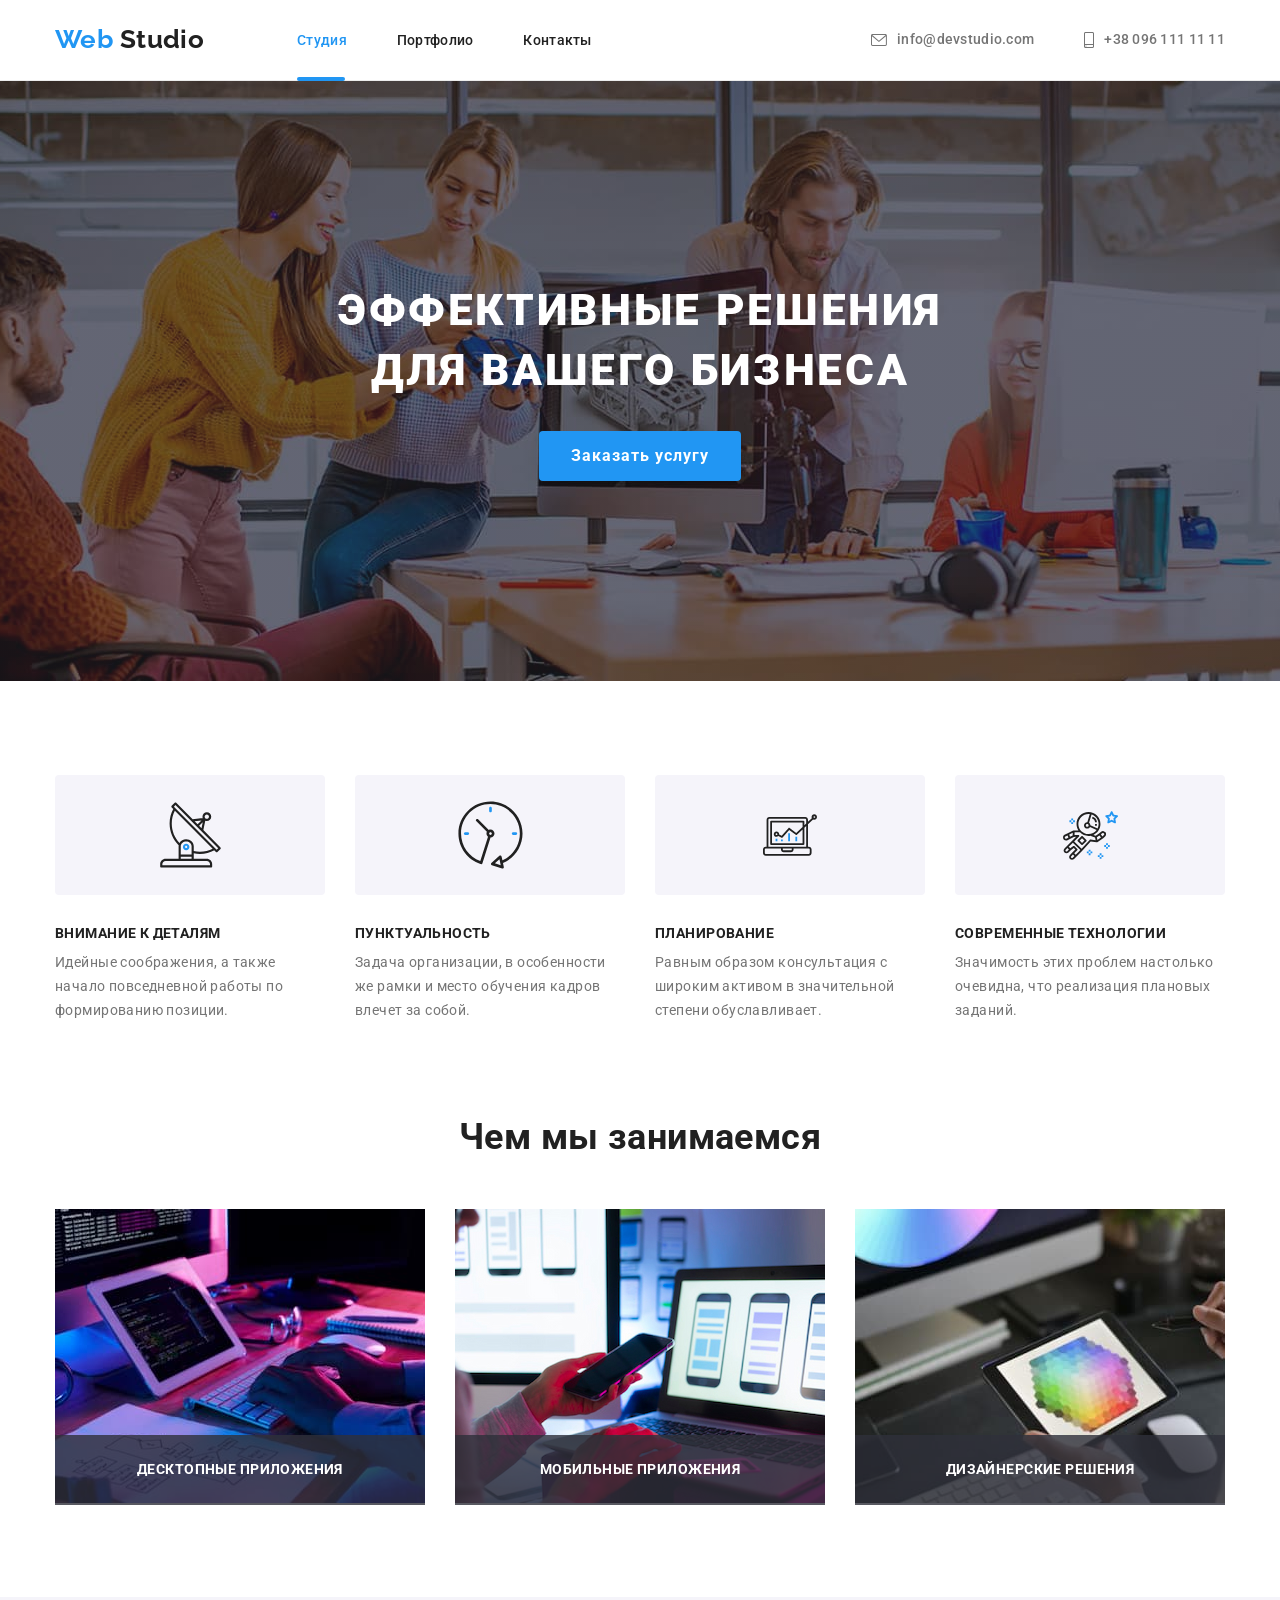
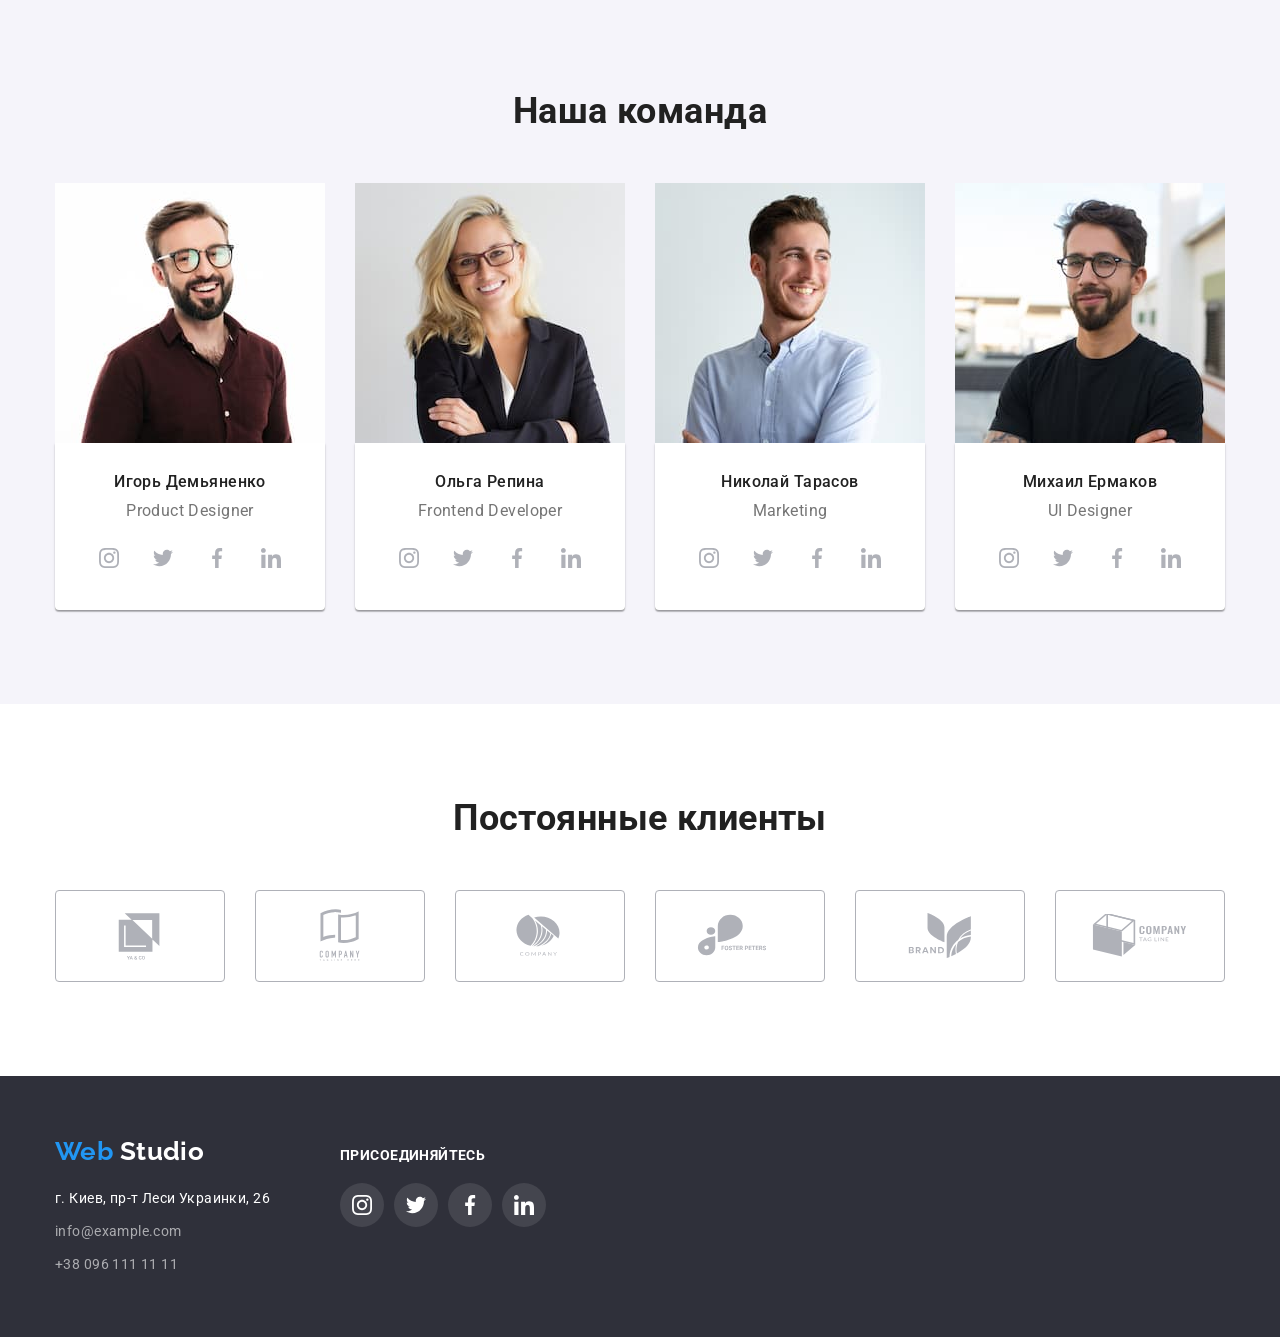
<file: index.html>
<!DOCTYPE html>
<html lang="ru">
  <head>
    <meta charset="UTF-8" />
    <meta name="viewport" content="width=device-width, initial-scale=1.0" />
    <title>Homework 1 Web Studio</title>
    <link
      rel="stylesheet"
      href="https://cdnjs.cloudflare.com/ajax/libs/modern-normalize/1.1.0/modern-normalize.css"
      integrity="sha512-Y0MM+V6ymRKN2zStTqzQ227DWhhp4Mzdo6gnlRnuaNCbc+YN/ZH0sBCLTM4M0oSy9c9VKiCvd4Jk44aCLrNS5Q=="
      crossorigin="anonymous"
      referrerpolicy="no-referrer"
    />
    <link rel="preconnect" href="https://fonts.googleapis.com" />
    <link rel="preconnect" href="https://fonts.googleapis.com" />
    <link rel="preconnect" href="https://fonts.gstatic.com" crossorigin />
    <link
      href="https://fonts.googleapis.com/css2?family=Raleway:wght@700&family=Roboto:wght@400;500;700&display=swap"
      rel="stylesheet"
    />
    <link rel="stylesheet" type="text/css" href="./css/style.css" />
  </head>
  <body>
    <!--Header container-->

    <header>
      <div class="container header-container">
        <nav class="main-nav">
          <a class="logo" href="./index.html" target="_blank" rel="noopener noreferrer">
            Web <span class="logo-studio-second">Studio</span>
          </a>
          <ul class="site-nav">
            <li><a class="in-nav-list current studio" href="2.html">Студия</a></li>
            <li><a class="in-nav-list" href="portfolio.html">Портфолио</a></li>
            <li><a class="in-nav-list" href="4.html">Контакты</a></li>
          </ul>
        </nav>
        <ul class="contacts">
          <li>
            <a class="out-nav-list mail" href="mailto">
              <svg class="out-nav-icon" width="16" height="12">
                <use href="./images/icons.svg#icon-envelope"></use>
              </svg>
              info@devstudio.com
            </a>
          </li>
          <li>
            <a class="out-nav-list" href="tel">
              <svg class="out-nav-icon" width="10" height="16">
                <use href="./images/icons.svg#icon-smartphone"></use>
              </svg>
              +38 096 111 11 11
            </a>
          </li>
        </ul>
      </div>
    </header>

    <!--main conteiner-->
    <main>
      <section class="hero-title-button">
        <div class="container title-container">
          <h1 class="hero-title">Эффективные решения для вашего бизнеса</h1>
          <button class="button-hero" type="button" data-modal-open>Заказать услугу</button>
        </div>
      </section>

      <!--about product section-->
      <section class="section">
        <div class="container">
          <h2 class="hidden-title">Наши приоритеты</h2>
          <ul class="product-list">
            <li>
              <div class="square-product-icon">
                <svg class="product-icon" width="65" height="70">
                  <use href="./images/icons.svg#icon-antenna"></use>
                </svg>
              </div>
              <h3 class="third-title text-title">Внимание к деталям</h3>
              <p class="about-product-p">
                Идейные соображения, а также начало повседневной работы по формированию позиции.
              </p>
            </li>

            <li>
              <div class="square-product-icon">
                <svg class="product-icon" width="67" height="70">
                  <use href="./images/icons.svg#icon-clock"></use>
                </svg>
              </div>
              <h3 class="third-title text-title">Пунктуальность</h3>
              <p class="about-product-p">
                Задача организации, в особенности же рамки и место обучения кадров влечет за собой.
              </p>
            </li>

            <li>
              <div class="square-product-icon">
                <svg class="product-icon" width="70" height="54">
                  <use href="./images/icons.svg#icon-diagram"></use>
                </svg>
              </div>
              <h3 class="third-title text-title">Планирование</h3>
              <p class="about-product-p">
                Равным образом консультация с широким активом в значительной степени обуславливает.
              </p>
            </li>

            <li>
              <div class="square-product-icon">
                <svg class="product-icon" width="55" height="61">
                  <use href="./images/icons.svg#icon-astronaut"></use>
                </svg>
              </div>
              <h3 class="third-title text-title">Современные технологии</h3>
              <p class="about-product-p">
                Значимость этих проблем настолько очевидна, что реализация плановых заданий.
              </p>
            </li>
          </ul>
        </div>
      </section>

      <!--What we do conteiner-->
      <section class="project-section section">
        <div class="container">
          <h2 class="second-title project-title">Чем мы занимаемся</h2>
          <ul class="project-list">
            <li>
              <img src="./images/FB1(1).jpg" alt="development" width="370" />
              <div class="label">
                <p class="project-text">Десктопные приложения</p>
              </div>
            </li>

            <li>
              <img src="./images/FB1(2).jpg" alt="markup" width="370" />
              <div class="label"><p class="project-text">Мобильные приложения</p>
              </div>
            </li>

            <li>
              <img src="./images/FB1(3).jpg" alt="graphics" width="370" />
              <div class="label"><p class="project-text">Дизайнерские решения</p>
              </div>
            </li>
          </ul>
        </div>
      </section>

      <!--Team conteiner-->
      <section class="team-section section">
        <div class="container">
          <h2 class="second-title team-title">Наша команда</h2>
          <ul class="team-list">
            <li class="members">
              <img
                width="270"
                height="260"
                src="./images/FB2(1).jpg"
                alt="product designer of our team"
              />
              <div class="member-card">
                <h3 class="member-title">Игорь Демьяненко</h3>
                <p class="our-team-p">Product Designer</p>
                <ul class="social-network-list">
                  <li class="social-network-link">
                    <a class="social-network" href="">
                      <svg class="icon-social" width="20" height="20">
                        <use href="./images/icons.svg#icon-instagram"></use>
                      </svg>
                    </a>
                  </li>
                  <li class="social-network-link">
                    <a class="social-network" href="">
                      <svg class="icon-social" width="20" height="20">
                        <use href="./images/icons.svg#icon-twitter"></use>
                      </svg>
                    </a>
                  </li>
                  <li class="social-network-link">
                    <a class="social-network" href="">
                      <svg class="icon-social" width="20" height="20">
                        <use href="./images/icons.svg#icon-facebook"></use>
                      </svg>
                    </a>
                  </li>
                  <li class="social-network-link">
                    <a class="social-network" href="">
                      <svg class="icon-social" width="20" height="20">
                        <use href="./images/icons.svg#icon-linkedin"></use>
                      </svg>
                    </a>
                  </li>
                </ul>
              </div>
            </li>
            <li class="members">
              <img
                width="270"
                height="260"
                src="./images/FB2(2).jpg"
                alt="frontend developer of our team"
              />
              <div class="member-card">
                <h3 class="member-title">Ольга Репина</h3>
                <p class="our-team-p">Frontend Developer</p>
                <ul class="social-network-list">
                  <li class="social-network-link">
                    <a class="social-network" href="">
                      <svg class="icon-social" width="20" height="20">
                        <use href="./images/icons.svg#icon-instagram"></use>
                      </svg>
                    </a>
                  </li>
                  <li class="social-network-link">
                    <a class="social-network" href="">
                      <svg class="icon-social" width="20" height="20">
                        <use href="./images/icons.svg#icon-twitter"></use>
                      </svg>
                    </a>
                  </li>
                  <li class="social-network-link">
                    <a class="social-network" href="">
                      <svg class="icon-social" width="20" height="20">
                        <use href="./images/icons.svg#icon-facebook"></use>
                      </svg>
                    </a>
                  </li>
                  <li class="social-network-link">
                    <a class="social-network" href="">
                      <svg class="icon-social" width="20" height="20">
                        <use href="./images/icons.svg#icon-linkedin"></use>
                      </svg>
                    </a>
                  </li>
                </ul>
              </div>
            </li>
            <li class="members">
              <img width="270" height="260" src="./images/FB2(3).jpg" alt="marketing of our team" />
              <div class="member-card">
                <h3 class="member-title">Николай Тарасов</h3>
                <p class="our-team-p">Marketing</p>
                <ul class="social-network-list">
                  <li class="social-network-link">
                    <a class="social-network" href="">
                      <svg class="icon-social" width="20" height="20">
                        <use href="./images/icons.svg#icon-instagram"></use>
                      </svg>
                    </a>
                  </li>
                  <li class="social-network-link">
                    <a class="social-network" href="">
                      <svg class="icon-social" width="20" height="20">
                        <use href="./images/icons.svg#icon-twitter"></use>
                      </svg>
                    </a>
                  </li>
                  <li class="social-network-link">
                    <a class="social-network" href="">
                      <svg class="icon-social" width="20" height="20">
                        <use href="./images/icons.svg#icon-facebook"></use>
                      </svg>
                    </a>
                  </li>
                  <li class="social-network-link">
                    <a class="social-network" href="">
                      <svg class="icon-social" width="20" height="20">
                        <use href="./images/icons.svg#icon-linkedin"></use>
                      </svg>
                    </a>
                  </li>
                </ul>
              </div>
            </li>
            <li class="members">
              <img
                width="270"
                height="260"
                src="./images/FB2(4).jpg"
                alt="UI designer of our team"
              />
              <div class="member-card">
                <h3 class="member-title">Михаил Ермаков</h3>
                <p class="our-team-p">UI Designer</p>
                <ul class="social-network-list">
                  <li class="social-network-link">
                    <a class="social-network" href="">
                      <svg class="icon-social" width="20" height="20">
                        <use href="./images/icons.svg#icon-instagram"></use>
                      </svg>
                    </a>
                  </li>
                  <li class="social-network-link">
                    <a class="social-network" href="">
                      <svg class="icon-social" width="20" height="20">
                        <use href="./images/icons.svg#icon-twitter"></use>
                      </svg>
                    </a>
                  </li>
                  <li class="social-network-link">
                    <a class="social-network" href="">
                      <svg class="icon-social" width="20" height="20">
                        <use href="./images/icons.svg#icon-facebook"></use>
                      </svg>
                    </a>
                  </li>
                  <li class="social-network-link">
                    <a class="social-network" href="">
                      <svg class="icon-social" width="20" height="20">
                        <use href="./images/icons.svg#icon-linkedin"></use>
                      </svg>
                    </a>
                  </li>
                </ul>
              </div>
            </li>
          </ul>
        </div>
      </section>

      <!-- Clients section-->

      <section class="section">
        <div class="conteiner">
          <h2 class="second-title">Постоянные клиенты</h2>
          <ul class="clients-list">
            <li class="clients-company">
              <a class="company-item" href="Client1">
                <svg class="clients-logo" width="106" height="60">
                  <use href="./images/icons.svg#icon-Logo1"></use>
                </svg>
              </a>
            </li>
            <li class="clients-company">
              <a class="company-item" href="Client1">
                <svg class="clients-logo" width="106" height="60">
                  <use href="./images/icons.svg#icon-Logo2"></use>
                </svg>
              </a>
            </li>
            <li class="clients-company">
              <a class="company-item" href="Client1">
                <svg class="clients-logo" width="106" height="60">
                  <use href="./images/icons.svg#icon-Logo3"></use>
                </svg>
              </a>
            </li>
            <li class="clients-company">
              <a class="company-item" href="Client1">
                <svg class="clients-logo" width="106" height="60">
                  <use href="./images/icons.svg#icon-Logo4"></use>
                </svg>
              </a>
            </li>
            <li class="clients-company">
              <a class="company-item" href="Client1">
                <svg class="clients-logo" width="106" height="60">
                  <use href="./images/icons.svg#icon-Logo5"></use>
                </svg>
              </a>
            </li>
            <li class="clients-company">
              <a class="company-item" href="Client1">
                <svg class="clients-logo" width="106" height="60">
                  <use href="./images/icons.svg#icon-Logo6"></use>
                </svg>
              </a>
            </li>
          </ul>
        </div>
      </section>
    </main>

    <!--footer conteiner-->
    <footer class="footer-conteiner">
      <div class="container">
        <div class="footer-block">
          <div class="adress-block">
            <a class="logof" href="./index.html" target="_blank" rel="noopener noreferrer">
              Web <span class="logo-studio-second-footer">Studio</span>
            </a>
            <address>
              <ul class="adress-list">
                <li>
                  <a
                    class="adress-conteiner address-link"
                    href="https://bit.ly/3pXMvUd"
                    target="_blank"
                    rel="noopener noreferrer"
                  >
                    г. Киев, пр-т Леси Украинки, 26
                  </a>
                </li>
                <li>
                  <a class="contact-conteiner address-link" href="mailto:info@devstudio.com"
                    >info@example.com</a
                  >
                </li>
                <li>
                  <a class="contact-conteiner address-link" href="tel:+380961111111">
                    +38 096 111 11 11
                  </a>
                </li>
              </ul>
            </address>
          </div>
          <div class="social-footer">
            <p class="social-p">присоединяйтесь</p>
            <ul class="social-list">
              <li class="social-item">
                <a class="social-link" href="instagram.com">
                  <svg class="social-icon" width="20" height="20">
                    <use href="./images/icons.svg#icon-instagram"></use>
                  </svg>
                </a>
              </li>
              <li class="social-item">
                <a class="social-link" href="twitter.com">
                  <svg class="social-icon" width="20" height="20">
                    <use href="./images/icons.svg#icon-twitter"></use>
                  </svg>
                </a>
              </li>
              <li class="social-item">
                <a class="social-link" href="facebook.com">
                  <svg class="social-icon" width="20" height="20">
                    <use href="./images/icons.svg#icon-facebook"></use>
                  </svg>
                </a>
              </li>
              <li class="social-item">
                <a class="social-link" href="linkedin.com">
                  <svg class="social-icon" width="20" height="20">
                    <use href="./images/icons.svg#icon-linkedin"></use>
                  </svg>
                </a>
              </li>
            </ul>
          </div>
        </div>
      </div>
    </footer>
      <div class="backdrop is-hidden" data-modal>
        <div class="modal">
          <button type="button" data-modal-close class="closed-button">
            <svg class="modal-button" height="11" width="11">
              <use href="./images/icons.svg#icon-button"></use>
            </svg>
          </button>
        </div>
      </div>
      <script src="./js/modal.js"></script>
  </body>
</html>
</file>
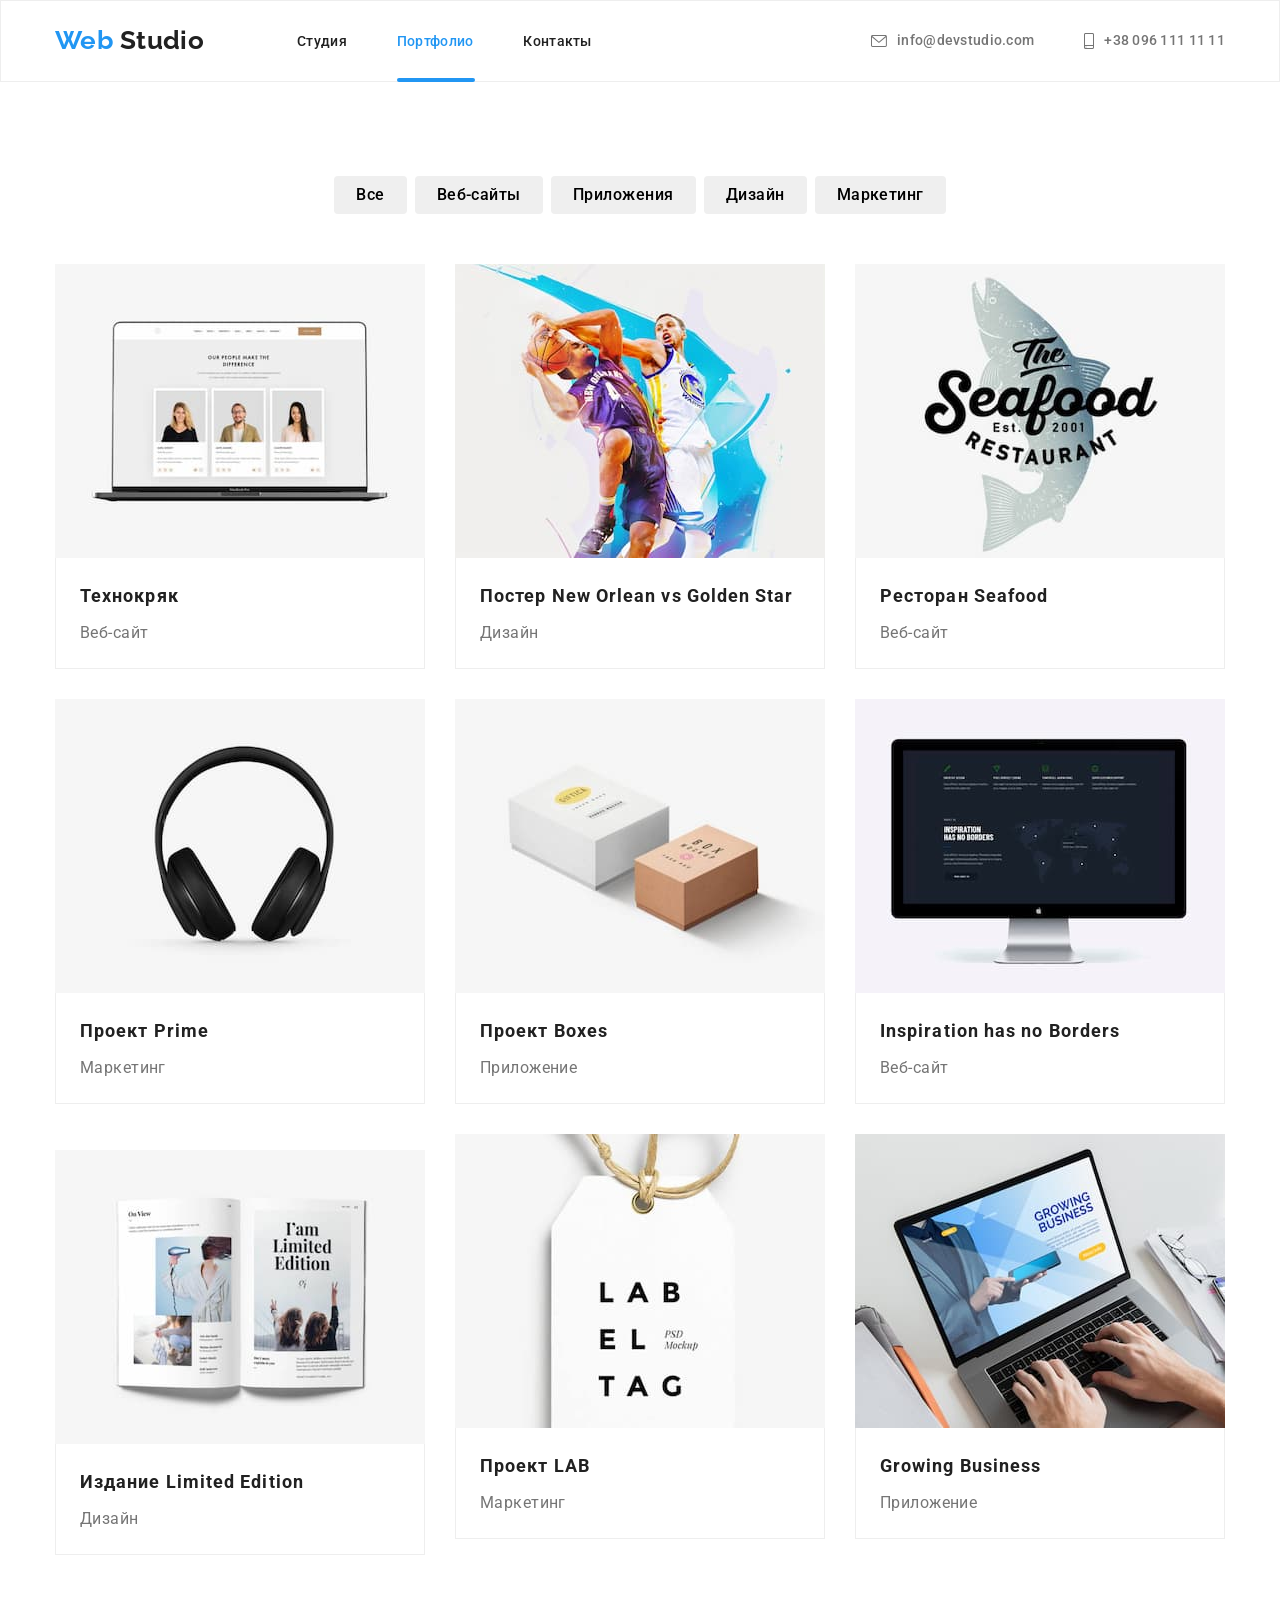
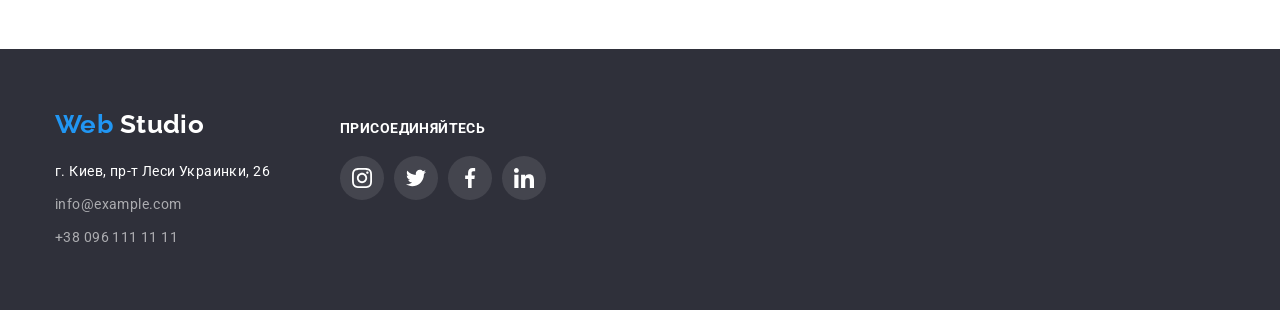
<file: portfolio.html>
<!DOCTYPE html>
<html lang="ru">
  <head>
    <meta charset="UTF-8" />
    <meta name="viewport" content="width=device-width, initial-scale=1.0" />
    <title>Portfolio Page</title>
    <link
      rel="stylesheet"
      href="https://cdnjs.cloudflare.com/ajax/libs/modern-normalize/1.1.0/modern-normalize.css"
      integrity="sha512-Y0MM+V6ymRKN2zStTqzQ227DWhhp4Mzdo6gnlRnuaNCbc+YN/ZH0sBCLTM4M0oSy9c9VKiCvd4Jk44aCLrNS5Q=="
      crossorigin="anonymous"
      referrerpolicy="no-referrer"
    />
    <link rel="preconnect" href="https://fonts.googleapis.com" />
    <link rel="preconnect" href="https://fonts.gstatic.com" crossorigin />
    <link
      href="https://fonts.googleapis.com/css2?family=Raleway:wght@700&family=Roboto:wght@400;500;700&display=swap"
      rel="stylesheet"
    />
    <link rel="stylesheet" type="text/css" href="./css/style.css" />
  </head>
  <body>
    <header class="header-border">
      <div class="container header-container">
        <nav class="main-nav">
          <a class="logo" href="./index.html" target="_blank" rel="noopener noreferrer">
            Web <span class="logo-studio-second">Studio</span>
          </a>
          <ul class="site-nav">
            <li><a class="in-nav-list" href="./index.html">Студия</a></li>
            <li><a class="in-nav-list current portfolio" href="./portfolio.html">Портфолио</a></li>
            <li><a class="in-nav-list" href="4.html">Контакты</a></li>
          </ul>
        </nav>
        <ul class="contacts">
          <li>
            <a class="out-nav-list mail" href="mailto">
              <svg class="out-nav-icon" width="16" height="12">
                <use href="./images/icons.svg#icon-envelope"></use>
              </svg>
              info@devstudio.com
            </a>
          </li>
          <li>
            <a class="out-nav-list" href="tel">
              <svg class="out-nav-icon" width="10" height="16">
                <use href="./images/icons.svg#icon-smartphone"></use>
              </svg>
              +38 096 111 11 11
            </a>
          </li>
        </ul>
      </div>
    </header>

    <main>
      <section class="section">
        <div class="container">
          <h1 class="hidden-title">Портфоліо</h1>
          <ul class="buttons-list">
            <li><button class="buttons-portfolio" type="button">Все</button></li>
            <li><button class="buttons-portfolio" type="button">Веб-сайты</button></li>
            <li><button class="buttons-portfolio" type="button">Приложения</button></li>
            <li><button class="buttons-portfolio" type="button">Дизайн</button></li>
            <li><button class="buttons-portfolio" type="button">Маркетинг</button></li>
          </ul>

          <ul class="portfolio-list">
            <li class="portfolio-card">
              <a class="imgbox-section" href="#">
                <div class="overlay-block">
                <img src="./images/FP1.jpg" alt="Website" width="370" height="294" />
                <p class="card-overlay">
                  Ресурс предлагает комплексные предложения с разным уровнем функционала и сервисов.
                  Все это позволит посетителю получить исчерпывающие сведения о компании или частном
                  лице.
                </p>
              </div>
                <div class="image-card">
                  <h2 class="portfolio-title">Технокряк</h2>
                  <p class="photoes-p">Веб-сайт</p>
                </div>
              </a>
            </li>
            <li class="portfolio-card">
              <a class="imgbox-section" href="#">
                <div class="overlay-block">
                <img
                  src="./images/FP2.jpg"
                  alt="Poster New Orlean vs Golden Star"
                  width="370"
                  height="294"
                />
                <p class="card-overlay">
                  Ресурс предлагает комплексные предложения с разным уровнем функционала и сервисов.
                  Все это позволит посетителю получить исчерпывающие сведения о компании или частном
                  лице.
                </p>
              </div>
                <div class="image-card">
                  <h2 class="portfolio-title">Постер New Orlean vs Golden Star</h2>
                  <p class="photoes-p">Дизайн</p>
                </div>
              </a>
            </li>
            <li class="portfolio-card">
              <a class="imgbox-section" href="#">
                <div class="overlay-block">
                <img src="./images/FP3.jpg" alt="Ресторан Seafood" width="370" height="294" />
                <p class="card-overlay">
                  Ресурс предлагает комплексные предложения с разным уровнем функционала и сервисов.
                  Все это позволит посетителю получить исчерпывающие сведения о компании или частном
                  лице.
                </p>
              </div>
                <div class="image-card">
                  <h2 class="portfolio-title">Ресторан Seafood</h2>
                  <p class="photoes-p">Веб-сайт</p>
                </div>
              </a>
            </li>
            <li class="portfolio-card">
              <a class="imgbox-section" href="#">
                <div class="overlay-block">
                <img src="./images/FP4.jpg" alt="Проект Prime" width="370" height="294" />
                <p class="card-overlay">
                  Ресурс предлагает комплексные предложения с разным уровнем функционала и сервисов.
                  Все это позволит посетителю получить исчерпывающие сведения о компании или частном
                  лице.
                </p>
              </div>
                <div class="image-card">
                  <h2 class="portfolio-title">Проект Prime</h2>
                  <p class="photoes-p">Маркетинг</p>
                </div>
              </a>
            </li>
            <li class="portfolio-card">
              <a class="imgbox-section" href="#">
                <div class="overlay-block">
                <img src="./images/FP5.jpg" alt="Проект Boxes" width="370" height="294" />
                <p class="card-overlay">
                  Ресурс предлагает комплексные предложения с разным уровнем функционала и сервисов.
                  Все это позволит посетителю получить исчерпывающие сведения о компании или частном
                  лице.
                </p>
              </div>
                <div class="image-card">
                  <h2 class="portfolio-title">Проект Boxes</h2>
                  <p class="photoes-p">Приложение</p>
                </div>
              </a>
            </li>
            <li class="portfolio-card">
              <a class="imgbox-section" href="#">
                <div class="overlay-block">
                <img
                  src="./images/FP6.jpg"
                  alt="Inspiration has no Borders"
                  width="370"
                  height="294"
                />
                <p class="card-overlay">
                  Ресурс предлагает комплексные предложения с разным уровнем функционала и сервисов.
                  Все это позволит посетителю получить исчерпывающие сведения о компании или частном
                  лице.
                </p>
              </div>
                <div class="image-card">
                  <h2 class="portfolio-title">Inspiration has no Borders</h2>
                  <p class="photoes-p">Веб-сайт</p>
                </div>
              </a>
            </li>
            <li class="portfolio-card">
              <a class="imgbox-section" href="#">
                <div class="overlay-block">
                <div class="overlay-block">
                <img src="./images/FP7.jpg" alt="Limited Edition" width="370" height="294" />
                <p class="card-overlay">
                  Ресурс предлагает комплексные предложения с разным уровнем функционала и сервисов.
                  Все это позволит посетителю получить исчерпывающие сведения о компании или частном
                  лице.
                </p>
              </div>
                <div class="image-card">
                  <h2 class="portfolio-title">Издание Limited Edition</h2>
                  <p class="photoes-p">Дизайн</p>
                </div>
              </a>
            </li>
            <li class="portfolio-card">
              <a class="imgbox-section" href="#">
                <div class="overlay-block">
                <img src="./images/FP8.jpg" alt="LAB" width="370" height="294" />
                <p class="card-overlay">
                  Ресурс предлагает комплексные предложения с разным уровнем функционала и сервисов.
                  Все это позволит посетителю получить исчерпывающие сведения о компании или частном
                  лице.
                </p>
              </div>
                <div class="image-card">
                  <h2 class="portfolio-title">Проект LAB</h2>
                  <p class="photoes-p">Маркетинг</p>
                </div>
              </a>
            </li>
            <li class="portfolio-card">
              <a class="imgbox-section" href="#">
                <div class="overlay-block">
                <img src="./images/FP9.jpg" alt="Growing Business" width="370" height="294" />
                <p class="card-overlay">
                  Ресурс предлагает комплексные предложения с разным уровнем функционала и сервисов.
                  Все это позволит посетителю получить исчерпывающие сведения о компании или частном
                  лице.
                </p>
              </div>
                <div class="image-card">
                  <h2 class="portfolio-title">Growing Business</h2>
                  <p class="photoes-p">Приложение</p>
                </div>
              </a>
            </li>
          </ul>
        </div>
      </section>
    </main>

    <!--footer conteiner-->
    <footer class="footer-conteiner">
      <div class="container">
        <div class="footer-block">
          <div class="adress-block">
            <a class="logof" href="./index.html" target="_blank" rel="noopener noreferrer">
              Web <span class="logo-studio-second-footer">Studio</span>
            </a>
            <address>
              <ul class="adress-list">
                <li>
                  <a
                    class="adress-conteiner address-link"
                    href="https://bit.ly/3pXMvUd"
                    target="_blank"
                    rel="noopener noreferrer"
                  >
                    г. Киев, пр-т Леси Украинки, 26
                  </a>
                </li>
                <li>
                  <a class="contact-conteiner address-link" href="mailto:info@devstudio.com"
                    >info@example.com</a
                  >
                </li>
                <li>
                  <a class="contact-conteiner address-link" href="tel:+380961111111">
                    +38 096 111 11 11
                  </a>
                </li>
              </ul>
            </address>
          </div>
          <div class="social-footer">
            <p class="social-p">присоединяйтесь</p>
            <ul class="social-list">
              <li class="social-item">
                <a class="social-link" href="instagram.com">
                  <svg class="social-icon" width="20" height="20">
                    <use href="./images/icons.svg#icon-instagram"></use>
                  </svg>
                </a>
              </li>
              <li class="social-item">
                <a class="social-link" href="twitter.com">
                  <svg class="social-icon" width="20" height="20">
                    <use href="./images/icons.svg#icon-twitter"></use>
                  </svg>
                </a>
              </li>
              <li class="social-item">
                <a class="social-link" href="facebook.com">
                  <svg class="social-icon" width="20" height="20">
                    <use href="./images/icons.svg#icon-facebook"></use>
                  </svg>
                </a>
              </li>
              <li class="social-item">
                <a class="social-link" href="linkedin.com">
                  <svg class="social-icon" width="20" height="20">
                    <use href="./images/icons.svg#icon-linkedin"></use>
                  </svg>
                </a>
              </li>
            </ul>
          </div>
        </div>
      </div>
    </footer>
  </body>
</html>
</file>
<file: css/style.css>
:root {
--title-text-color: #212121;
--accent-color: #2196F3;
--text-color: #757575;
--native-color: #FFFFFF;
--footer-contact-color: rgba(255, 255, 255, 0.6);
--dark-bg-color: #2F303A;
--bg-btn-portfolio: #F5F4FA;
--text-btn-color: rgba(0, 0, 0, 0.15);
--card-color: #EEEEEE;
--border-color:#ECECEC;
--icons-color: #AFB1B8;
}

body {
font-family: 'Roboto', Raleway;
font-size: 14px;
background-color: var(--native-color);
letter-spacing: 0.03em;
}

p, h1, h2, h3, ul {
margin: 0;
padding: 0;
list-style: none;
}

img {
display: block;
}

.container {
width: 1200px;
margin-left: auto;
margin-right: auto;
padding-left: 15px;
padding-right: 15px;
}

.section {
padding-top: 94px;
padding-bottom: 94px;
}

/* Header conteiner*/
header {
display: flex;
align-items: center;
margin: auto;
border-bottom: 1px solid var(--border-color);

}

.header-container {
display: flex;
align-items: center;
}

.main-nav {
display: flex;
align-items: center;
margin-right: auto;
}

.logo {
margin-right: 93px;
padding-top: 24px;
padding-bottom: 25px;

font-family: 'Raleway';
font-weight: 700;
font-size: 26px;
line-height: 1.192;
text-decoration: none;
color: var(--accent-color)
}

.logo-studio-second{
color: var(--title-text-color);
}

.logo-studio-second-footer{
color: var(--native-color);
}

.site-nav {
display: flex;
align-items: center;
list-style: none;
padding-left: 0;
margin: 0;
}

.site-nav > li:not(:last-child) {
margin-right: 50px;
}

.in-nav-list{
position: relative;
padding-top: 32px;
padding-bottom: 32px;
font-weight: 500;
line-height: 1.14;
letter-spacing: 0.02em;
color:var(--title-text-color);
text-decoration: none;

transition: color 250ms cubic-bezier(0.4, 0, 0.2, 1);
}
.in-nav-list.current {
color: var(--accent-color);
}

.contacts {
display: flex;
align-items: center;
padding-left: 0;
margin: 0;
}

.in-nav-list.current.studio::after{
display: block;
width: 48px;
height: 4px;
position: absolute;
content: '';
background-color: var(--accent-color);
border-radius: 2px;
margin-top: 29px;
}

.in-nav-list.current.portfolio::after{
display: block;
width: 78px;
height: 4px;
position: absolute;
content: '';
background-color: var(--accent-color);
border-radius: 2px;
margin-top: 29px;
}

.out-nav-list {
display: flex;
align-items: center;
padding-top: 32px;
padding-bottom: 32px;
font-weight: 500;
line-height: 1.14;
letter-spacing: 0.02em;
color: var(--text-color);
text-decoration: none;

transition: color 250ms cubic-bezier(0.4, 0, 0.2, 1);
}

.mail {
margin-right: 50px;
}

.in-nav-list:hover,.in-nav-list:focus,
.out-nav-list:hover, .out-nav-list:focus,
.contact-conteiner:hover, .contact-conteiner:focus,
.adress-conteiner:hover, .adress-conteiner:focus
{
color:var(--accent-color);
}

.out-nav-icon {
margin-right: 10px;
fill: currentColor;
}


/* main conteiner index */
.hero-title-button{
background: var(--dark-bg-color);
background-image: linear-gradient(
to right,
rgba(47, 48, 58, 0.4),
rgba(47, 48, 58, 0.4)),
url(../images/Img.jpg);
background-repeat: no-repeat;
background-size: cover;
background-position: center;
align-items: center;
padding-top: 200px;
padding-bottom: 200px;
max-width: 1600px;
height: 600px;
margin: 0 auto;
}

.title-container {
display: flex;
align-items: center;
flex-direction: column;
}

.hero-title{
margin: 0 auto;
width: 696px;
font-weight: 900;
font-size: 44px;
line-height: 1.36;
text-align: center;
letter-spacing: 0.06em;
color: var(--native-color);
text-transform: uppercase;
}

.button-hero{
margin-top: 30px;
padding: 10px 32px;
border: none;
cursor: pointer;
font-weight: 700;
font-size: 16px;
line-height: 1.88;
display: flex;
align-items: center;
text-align: center;
letter-spacing: 0.06em;
color: var(--native-color);
background: var(--accent-color);
box-shadow: 0px 4px 4px var(--text-btn-color);
border-radius: 4px;
}

/*Title section*/

.second-title{
font-weight: 700;
font-size: 36px;
line-height: 1.166;
text-align: center;
color: var(--title-text-color)
}

.third-title{
font-weight: 700;
font-size: 14px;
line-height: 1.142;
color: var(--title-text-color);

}

.member-title {
font-weight: 500;
font-size: 16px;
line-height: 1.142;
color: var(--title-text-color);
text-align:center
}
.text-title {
text-transform: uppercase;
margin-bottom: 10px;
}

.hidden-title{
display: none;
position: absolute;    
width: 1px;    
height: 1px;   
margin: -1px;   
padding: 0;    
overflow: hidden;   
  border: 0;    
    clip: rect(0 0 0 0); 
}

.portfolio-title {
font-weight: 700;
font-size: 18px;
line-height: 2.000;
letter-spacing: 0.06em;
color: var(--title-text-color)
}

/*about product section*/
.project-section {
padding-top: 0;
}

.product-list {
display: flex;
}

.product-list> li:not(:last-child) {
margin-right: 30px;
}

.about-product-p{
width: 270px;
line-height: 1.71;
color: var(--text-color);
}

.project-title {
margin-bottom: 50px;
}
.project-list {
display: flex;
}

.project-list> li:not(:last-child) {
margin-right: 30px;
}

.project-text{
font-weight: 700;
line-height: 1.14;
letter-spacing: 0.03em;
text-transform: uppercase;
color: var(--native-color);
}

.label{
display: block;
width: 370px;
height: 70px;
text-align: center;
background: rgba(47, 48, 58, 0.8);
padding-top: 27px;
padding-bottom: 27px;
position: absolute;
top:1435px;

}

.team-section {
background-color: var(--bg-btn-portfolio);
margin-top: 0;
margin-bottom: 0;
}

.team-title {
margin-bottom: 50px;
}
.team-list {
display: flex;
}

.our-team-p{
margin-top: 10px;
font-size: 16px;
line-height: 1.187;
text-align: center;
color: var(--text-color);
}

.members {
background: var(--native-color);
width: 270px;
margin-bottom: 0;
}

.members:not(:last-child) {
margin-right: 30px;
}

.member-card {
padding-top: 30px;
padding-bottom: 30px;
border-radius: 0px 0px 4px 4px;
box-shadow: 0px 1px 3px rgba(0, 0, 0, 0.12), 0px 1px 1px rgba(0, 0, 0, 0.14), 0px 2px 1px rgba(0, 0, 0, 0.2);
}

.social-network-list {
display: flex;
justify-content: center;
margin-top: 16px;
}

.social-network-link:not(:last-child) {
margin-right: 10px;
}

.social-network {
display: flex;
justify-content: center;
align-items: center;
color: var(--icons-color);
width: 44px;
height: 44px;
border-radius: 50%;

transition: color 250ms cubic-bezier(0.4, 0, 0.2, 1),
           background-color 250ms cubic-bezier(0.4, 0, 0.2, 1);
}

.social-network:hover,
.social-network:focus {
color: var(--native-color);
background-color: var(--accent-color);
}

.icon-social {
fill: currentColor;
}

/* main conteiner portfolio */
.header-border {
border: 1px solid var(--card-color);
}

.buttons-list {
display: flex;
justify-content: center;
margin-bottom: 50px;
}

.buttons-list >li:not(:last-child) {
margin-right: 8px;
}

.buttons-portfolio:hover{
background: var(--accent-color); 
color: var(--native-color); 
box-shadow: 0px 3px 1px rgba(0, 0, 0, 0.1), 0px 1px 2px rgba(0, 0, 0, 0.08), 0px 2px 2px rgba(0, 0, 0, 0.12);

}

.buttons-portfolio:focus{
background: var(--accent-color);
color: var(--native-color);
box-shadow: 0px 3px 1px rgba(0, 0, 0, 0.1), 0px 1px 2px rgba(0, 0, 0, 0.08), 0px 2px 2px rgba(0, 0, 0, 0.12);
}


.buttons-portfolio{
cursor: pointer;
font-weight: 500;
font-size: 16px;
line-height: 1.62;
text-align: center;
letter-spacing: 0.03em;
border-radius: 4px;
border: none;
padding: 6px 22px;

transition: color 250ms cubic-bezier(0.4, 0, 0.2, 1),
              background-color 250ms cubic-bezier(0.4, 0, 0.2, 1),
              box-shadow 250ms cubic-bezier(0.4, 0, 0.2, 1);
}

.portfolio-list {
display: flex;
flex-wrap: wrap;
}

.portfolio-card {
position: relative;
width: 370px;
margin-right: 30px;
margin-bottom: 30px;
background: var(--native-color);

}

.imgbox-section:hover {
box-shadow: 0px 1px 1px rgba(0, 0, 0, 0.12), 0px 4px 4px rgba(0, 0, 0, 0.06), 1px 4px 6px rgba(0, 0, 0, 0.16);

}

.portfolio-card:nth-child(3n) {
margin-right: 0;
}

.portfolio-card:nth-last-child(-n + 3) {
margin-bottom: 0;
}

.image-card {
padding: 20px 24px 20px 24px;
border-bottom: 1px solid var(--card-color);
border-left: 1px solid var(--card-color);
border-right: 1px solid var(--card-color);
}

.photoes-p{
margin-top: 4px;
font-size: 16px;
line-height: 1.875;
color: var(--text-color);
}

.imgbox-section {
text-decoration: none;
display: inline-block;

transition: box-shadow 250ms cubic-bezier(0.4, 0, 0.2, 1);
}

.overlay-block{
  position: relative;
  overflow: hidden;
}
.card-overlay{
position: absolute;
top: 0;
left: 0;
width: 370px;
height: 294px;
padding: 63px 24px;
opacity: 0;
visibility: hidden;

font-weight: 400;
font-size: 18px;
line-height: 1.56;

color: var(--native-color);
background-color: rgba(33, 150, 243, 0.9);

transform: translateY(100%);
transition: transform 250ms cubic-bezier(0.4, 0, 0.2, 1),
            visibility 250ms cubic-bezier(0.4, 0, 0.2, 1);

}

.imgbox-section:hover .card-overlay {
transform: translateY(0);
opacity: 1;
visibility: visible;
}

/* footer conteiner */

.logof {
display: inline-block;
margin-bottom: 20px;
font-family: 'Raleway';
font-weight: 700;
font-size: 26px;
line-height: 1.192;
text-decoration: none;
color: var(--accent-color)
}

.footer-conteiner{
background: var(--dark-bg-color);
padding-top: 60px;
padding-bottom: 60px;
}

.contact-conteiner{
font-style: normal;
line-height: 1.714;
color: var(--footer-contact-color);
text-decoration: none;

transition: color 250ms cubic-bezier(0.4, 0, 0.2, 1);
}

.adress-conteiner{
font-style: normal;
line-height: 1.714;
color: var(--native-color);
text-decoration: none;

transition: color 250ms cubic-bezier(0.4, 0, 0.2, 1);
}

.address-link {
display: inline-block;
}

.adress-list> li:not(:last-child) {
margin-bottom: 9px;
}
.footer-block{
display: flex;
flex-wrap: wrap;
align-items: baseline;
}

.social-footer {
margin-left: 70px;
justify-content: center;
}

.social-p {
font-weight: 700;
font-size: 14px;
line-height: 1.142;
letter-spacing: 0.03em;
text-transform: uppercase;
color:var(--native-color);
margin-bottom: 20px;
}

/* Icons section*/

.clients-list{
margin-top: 50px;
display: flex;
justify-content: center;
align-items: center;
}

.clients-list> li:not(:last-child) {
margin-right: 30px;
}

.company-item {
display: flex;
justify-content: center;
align-items: center;
width: 170px;
height: 92px;
color: var(--icons-color);
border: 1px solid var(--icons-color);
border-radius: 4px;

transition: color 250ms cubic-bezier(0.4, 0, 0.2, 1),
              border 250ms cubic-bezier(0.4, 0, 0.2, 1);
}

.clients-logo {
fill: currentColor;
}

.company-item:hover, .company-item:focus {
color: var(--accent-color);
border: 1px solid var(--accent-color);
}

.square-product-icon{
display: flex;
justify-content: center;
align-items: center;
width: 270px;
height: 120px;
background: var(--bg-btn-portfolio);
border-radius: 4px;
margin-bottom: 30px;
}

.product-icon {
fill: var(--title-text-color);
}

.social-list {
display: flex;
}
.social-list>li:not(:last-child){
margin-right: 10px;
}

.social-link {
display: flex;
justify-content: center;
align-items: center;
color: var(--native-color);
background-color: rgba(255, 255, 255, 0.1);
width: 44px;
height: 44px;
border-radius: 50%;

transition: background-color 250ms cubic-bezier(0.4, 0, 0.2, 1);
}


.social-icon {
fill: currentColor;
}

.social-link:hover, .social-link:focus {
background-color: var(--accent-color);
}

.backdrop{
position: fixed;
width: 100%;
height: 100%;
left: 0px;
top: 0px;
background-color: rgba(0, 0, 0, 0.2);
z-index: 10;

opacity: 1;
  visibility: visible;
  transition: opacity 250ms cubic-bezier(0.4, 0, 0.2, 1),
              visibility 250ms cubic-bezier(0.4, 0, 0.2, 1);
}

.backdrop.is-hidden{
  opacity: 0;
  pointer-events: none;
  visibility: hidden;
}

.modal{
position: absolute;
width: 528px;
height: 581px;
left: 50%;
top: 50%;
transform: translate(-50%, -50%) scale(1);
background:var(--native-color);
box-shadow: 0px 1px 3px rgba(0, 0, 0, 0.12),
0px 1px 1px rgba(0, 0, 0, 0.14),
0px 2px 1px rgba(0, 0, 0, 0.2);
border-radius: 4px;
z-index: 20;

transition: transform 250ms cubic-bezier(0.4, 0, 0.2, 1);
}

.backdrop.is-hidden .modal{
transform: translate(-50%, -50%) scale(0.5);
}

.closed-button{
margin: 8px 8px 543px 490px;

width: 30px;
height: 30px;

border: 1px solid rgba(0, 0, 0, 0.1);
border-radius: 50%;
cursor: pointer;
}
</file>
